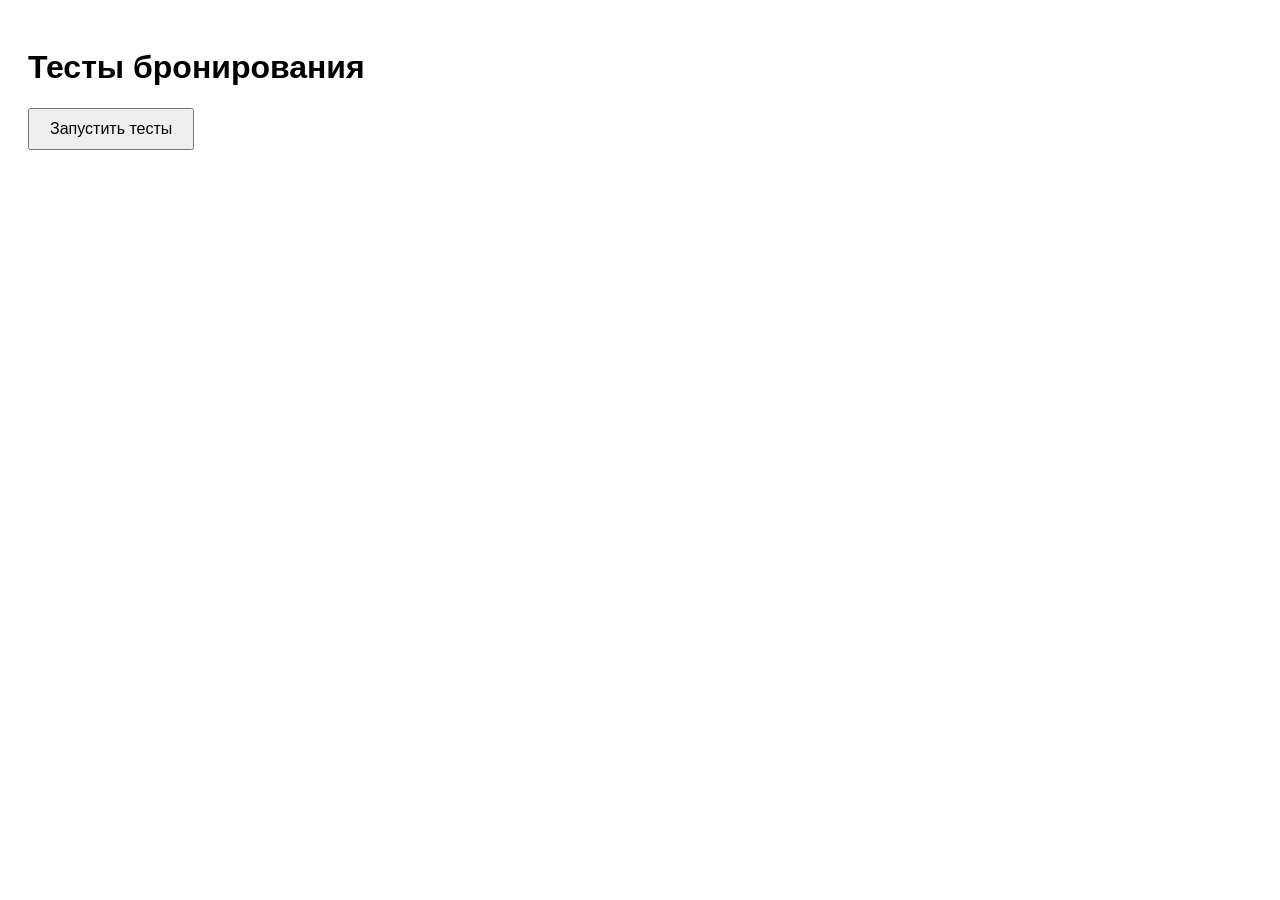
<file: booking-test.html>
<!DOCTYPE html>
<html lang="ru">
<head>
<meta charset="UTF-8">
<title>Тесты бронирования</title>
<style>
  body { font-family: Arial, sans-serif; padding: 20px; }
  .test-result { margin: 5px 0; padding: 5px 10px; border-radius: 4px; }
  .pass { background-color: #d4edda; color: #155724; }
  .fail { background-color: #f8d7da; color: #721c24; }
  button { padding: 10px 20px; font-size: 16px; cursor: pointer; }
</style>
</head>
<body>
<h1>Тесты бронирования</h1>
<button id="runTestsBtn">Запустить тесты</button>
<div id="testResults"></div>

<script>
const resultsDiv = document.getElementById('testResults');

function assert(condition, message) {
  const div = document.createElement('div');
  div.className = 'test-result ' + (condition ? 'pass' : 'fail');
  div.textContent = (condition ? '✅ PASS: ' : '❌ FAIL: ') + message;
  resultsDiv.appendChild(div);
}

// ─────── Тесты бронирования ───────

function testBookingSuccess() {
  const bookings = [];
  const start = new Date(Date.now() + 24*60*60*1000); // завтра
  const end   = new Date(start.getTime() + 2*60*60*1000); // +2 часа
  bookings.push({ room_id: 1, start_time: start.toISOString(), end_time: end.toISOString(), status: 'upcoming', total_price: 4000 });
  assert(bookings.length === 1 && bookings[0].status === 'upcoming', 'TC-03-01: Успешное создание бронирования');
}

function testBookingOverlap() {
  const existing = [{ start_time: '2026-03-24T10:00:00Z', end_time: '2026-03-24T12:00:00Z' }];
  const newBooking = { start_time: '2026-03-24T11:00:00Z', end_time: '2026-03-24T13:00:00Z' };
  const overlap = existing.some(b => !(new Date(newBooking.end_time) <= new Date(b.start_time) || new Date(newBooking.start_time) >= new Date(b.end_time)));
  assert(overlap === true, 'TC-03-02: Бронирование на занятое время');
}

function testBookingUnauthorized() {
  localStorage.removeItem('authToken');
  let messageShown = false;
  const showNotification = (msg) => { if (msg.includes('Необходимо войти')) messageShown = true; };
  if (!localStorage.getItem('authToken')) showNotification('Необходимо войти в систему');
  assert(messageShown === true, 'TC-03-03: Бронирование неавторизованным пользователем');
}

function testUpcomingToActive() {
  const start = new Date(Date.now() - 1*60*1000); // минус 1 мин
  let status = start <= new Date() ? 'active' : 'upcoming';
  assert(status === 'active', 'TC-03-04: Автоматическое изменение статуса upcoming → active');
}

function testActiveToCompleted() {
  const end = new Date(Date.now() - 1*60*1000); // минус 1 мин
  let status = end <= new Date() ? 'completed' : 'active';
  assert(status === 'completed', 'TC-03-05: Автоматическое изменение статуса active → completed');
}

function testCancelBooking() {
  let bookings = [{ id: 1, status: 'upcoming' }];
  bookings[0].status = 'cancelled';
  assert(bookings[0].status === 'cancelled', 'TC-03-06: Отмена бронирования');
}

function testAdjacentBooking() {
  const existing = { start: 10, end: 12 };
  const newBooking = { start: 12, end: 14 };
  const conflict = !(newBooking.end <= existing.start || newBooking.start >= existing.end);
  assert(conflict === false, 'TC-03-07: Бронирование смежного временного слота');
}

function testUTCConversion() {
  // Пользователь UTC+3, выбрал 13:00 локально
  const local = new Date(2026,2,23,13,0,0); // 23 марта 2026 13:00
  const utc = new Date(local.getTime() - 3*60*60*1000);
  assert(utc.getUTCHours() === 10, 'TC-03-08: Корректность UTC при бронировании');
}

// ─────── Запуск всех тестов ───────
function runAllTests() {
  resultsDiv.innerHTML = '';
  testBookingSuccess();
  testBookingOverlap();
  testBookingUnauthorized();
  testUpcomingToActive();
  testActiveToCompleted();
  testCancelBooking();
  testAdjacentBooking();
  testUTCConversion();
}

document.getElementById('runTestsBtn').addEventListener('click', runAllTests);
</script>
</body>
</html>
</file>
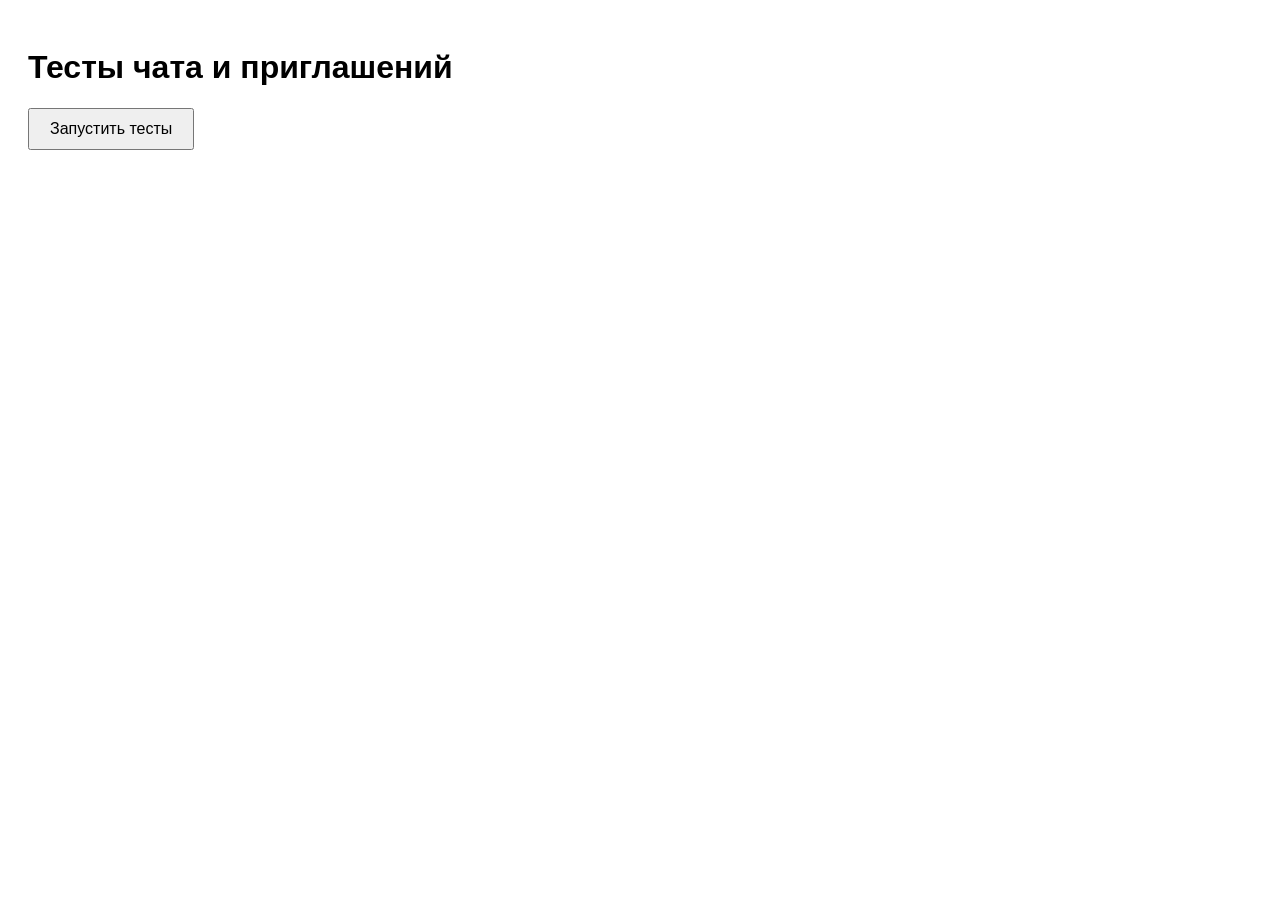
<file: roomtest.html>
<!DOCTYPE html>
<html lang="ru">
<head>
<meta charset="UTF-8">
<title>Тесты чата и приглашений</title>
<style>
  body { font-family: Arial, sans-serif; padding: 20px; }
  .test-result { margin: 5px 0; padding: 5px 10px; border-radius: 4px; }
  .pass { background-color: #d4edda; color: #155724; }
  .fail { background-color: #f8d7da; color: #721c24; }
  button { padding: 10px 20px; font-size: 16px; cursor: pointer; }
</style>
</head>
<body>
<h1>Тесты чата и приглашений</h1>
<button id="runTestsBtn">Запустить тесты</button>
<div id="testResults"></div>

<script>
const resultsDiv = document.getElementById('testResults');

function assert(condition, message) {
  const div = document.createElement('div');
  div.className = 'test-result ' + (condition ? 'pass' : 'fail');
  div.textContent = (condition ? '✅ PASS: ' : '❌ FAIL: ') + message;
  resultsDiv.appendChild(div);
}

// ───────────── Тесты чата ─────────────
function testSendMessage() {
  let sentMessages = [];
  function mockAppend(msg) { sentMessages.push(msg); }
  const message = "Привет";
  mockAppend({ message, is_own: true });
  assert(sentMessages.length === 1 && sentMessages[0].message === "Привет", 'TC-05-01: Отправка сообщения в чат');
}

function testEmptyMessage() {
  let apiCalled = false;
  function mockSend(msg) { if(msg) apiCalled = true; }
  mockSend("");
  assert(apiCalled === false, 'TC-05-02: Отправка пустого сообщения');
}

function testLongMessage() {
  const longMsg = "x".repeat(1001);
  let error = longMsg.length > 1000 ? "Сообщение слишком длинное" : null;
  assert(error === "Сообщение слишком длинное", 'TC-05-03: Сообщение длиной более 1000 символов');
}

function testMaxLengthMessage() {
  const maxMsg = "x".repeat(1000);
  let error = maxMsg.length > 1000 ? "Ошибка" : null;
  assert(error === null, 'TC-05-04: Сообщение длиной ровно 1000 символов');
}

function testEscapeHtml() {
  const htmlMsg = "<script>alert(1)<\/script>";
  const escaped = htmlMsg.replace(/</g, "&lt;").replace(/>/g, "&gt;");
  assert(escaped === "&lt;script&gt;alert(1)&lt;/script&gt;", 'TC-05-06: Экранирование HTML в сообщениях');
}

// ───────────── Тесты приглашений ─────────────
function testInviteButtonVisibility() {
  let isOwner = false;
  let buttonVisible = isOwner ? true : false;
  assert(buttonVisible === false, 'TC-06-02: Кнопка приглашения скрыта для не-создателя');
}

function testAlreadyInvitedUser() {
  let alreadyInvited = true;
  let result = alreadyInvited ? "Пользователь уже приглашён" : "Пригласить";
  assert(result === "Пользователь уже приглашён", 'TC-06-05: Повторное приглашение уже приглашённого');
}

function testFullRoomInvite() {
  let roomFull = true;
  let errorMsg = roomFull ? "Комната заполнена, нельзя пригласить больше участников" : null;
  assert(errorMsg === "Комната заполнена, нельзя пригласить больше участников", 'TC-06-06: Приглашение при заполненной комнате');
}

function testSearchNonexistentUser() {
  let usersFound = [];
  let msg = usersFound.length === 0 ? "Пользователи не найдены" : null;
  assert(msg === "Пользователи не найдены", 'TC-06-08: Поиск несуществующего пользователя');
}

// ───────────── Запуск всех тестов ─────────────
function runAllTests() {
  resultsDiv.innerHTML = '';
  testSendMessage();
  testEmptyMessage();
  testLongMessage();
  testMaxLengthMessage();
  testEscapeHtml();
  testInviteButtonVisibility();
  testAlreadyInvitedUser();
  testFullRoomInvite();
  testSearchNonexistentUser();
}

document.getElementById('runTestsBtn').addEventListener('click', runAllTests);
</script>
</body>
</html>
</file>
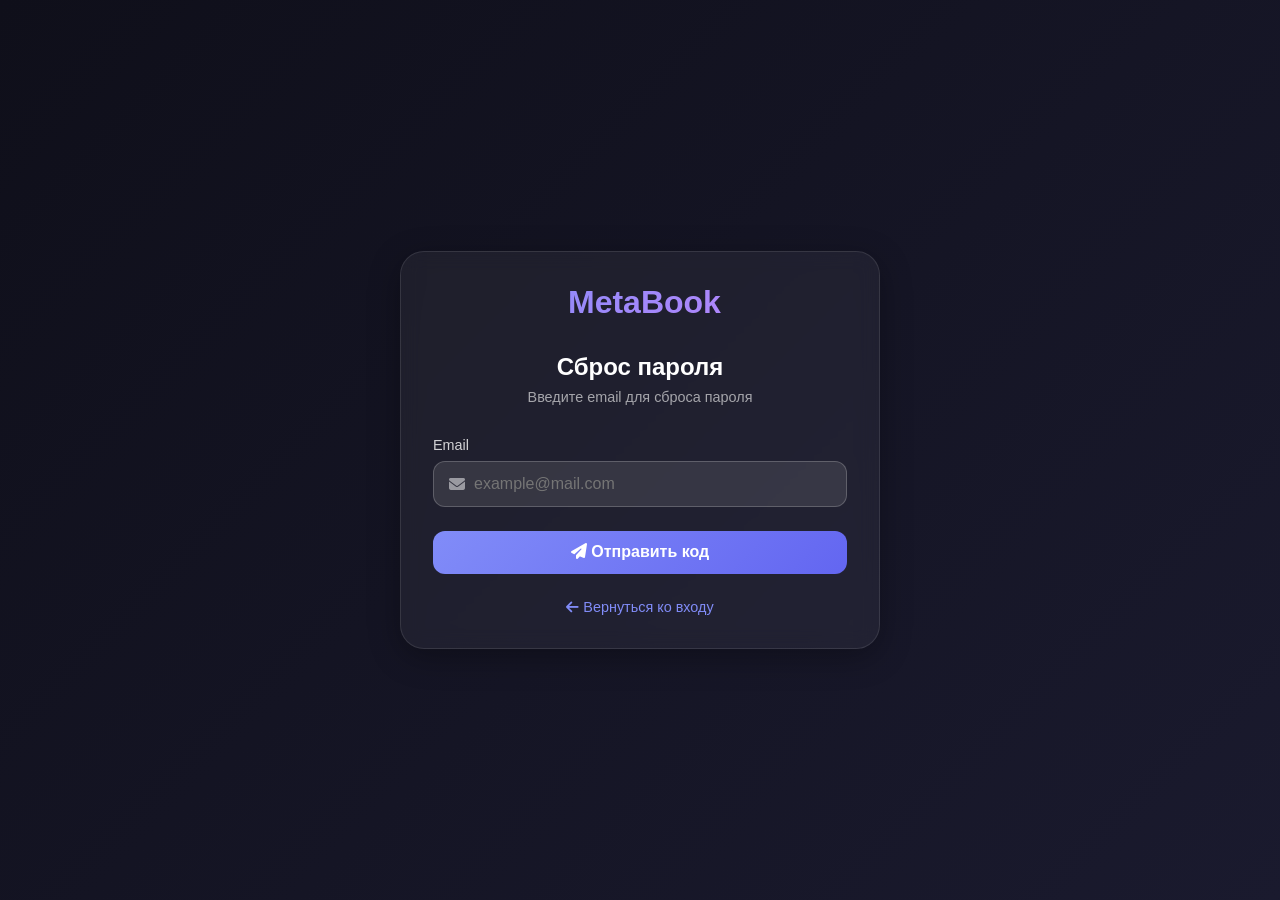
<file: pages/reset-password.html>
<!DOCTYPE html>
<html lang="ru">
<head>
    <meta charset="UTF-8">
    <meta name="viewport" content="width=device-width, initial-scale=1.0">
    <title>Сброс пароля - MetaBook</title>
    <link rel="stylesheet" href="https://cdnjs.cloudflare.com/ajax/libs/font-awesome/6.5.1/css/all.min.css">
    <style>
        * {
            margin: 0;
            padding: 0;
            box-sizing: border-box;
        }
        
        body {
            font-family: 'Segoe UI', Tahoma, Geneva, Verdana, sans-serif;
            background: linear-gradient(135deg, #0f0f1a 0%, #1a1a2e 100%);
            min-height: 100vh;
            display: flex;
            justify-content: center;
            align-items: center;
            padding: 2rem;
        }
        
        .container {
            width: 100%;
            max-width: 480px;
        }
        
        .card {
            background: rgba(255, 255, 255, 0.05);
            backdrop-filter: blur(10px);
            border-radius: 24px;
            padding: 2rem;
            border: 1px solid rgba(255, 255, 255, 0.1);
            box-shadow: 0 8px 32px rgba(0, 0, 0, 0.3);
        }
        
        .logo {
            text-align: center;
            margin-bottom: 2rem;
        }
        
        .logo h1 {
            font-size: 2rem;
            background: linear-gradient(135deg, #818cf8, #c084fc);
            -webkit-background-clip: text;
            background-clip: text;
            color: transparent;
        }
        
        .title {
            text-align: center;
            margin-bottom: 2rem;
        }
        
        .title h2 {
            color: white;
            font-size: 1.5rem;
            margin-bottom: 0.5rem;
        }
        
        .title p {
            color: rgba(255, 255, 255, 0.6);
            font-size: 0.9rem;
        }
        
        .form-group {
            margin-bottom: 1.5rem;
        }
        
        .form-group label {
            display: block;
            color: rgba(255, 255, 255, 0.8);
            margin-bottom: 0.5rem;
            font-size: 0.9rem;
        }
        
        .input-wrapper {
            position: relative;
        }
        
        .input-wrapper i {
            position: absolute;
            left: 1rem;
            top: 50%;
            transform: translateY(-50%);
            color: rgba(255, 255, 255, 0.5);
        }
        
        input {
            width: 100%;
            padding: 0.8rem 1rem 0.8rem 2.5rem;
            background: rgba(255, 255, 255, 0.1);
            border: 1px solid rgba(255, 255, 255, 0.2);
            border-radius: 12px;
            color: white;
            font-size: 1rem;
            transition: all 0.3s;
        }
        
        input:focus {
            outline: none;
            border-color: #818cf8;
            background: rgba(255, 255, 255, 0.15);
        }
        
        input.error {
            border-color: #ef4444;
        }
        
        .error-message {
            color: #ef4444;
            font-size: 0.75rem;
            margin-top: 0.25rem;
            display: none;
        }
        
        .btn {
            width: 100%;
            padding: 0.8rem;
            background: linear-gradient(135deg, #818cf8, #6366f1);
            border: none;
            border-radius: 12px;
            color: white;
            font-size: 1rem;
            font-weight: 600;
            cursor: pointer;
            transition: all 0.3s;
        }
        
        .btn:hover {
            transform: translateY(-2px);
            box-shadow: 0 4px 12px rgba(99, 102, 241, 0.4);
        }
        
        .btn:disabled {
            opacity: 0.7;
            cursor: not-allowed;
            transform: none;
        }
        
        .btn-outline {
            background: transparent;
            border: 1px solid rgba(255, 255, 255, 0.2);
            margin-bottom: 1rem;
        }
        
        .btn-outline:hover {
            background: rgba(255, 255, 255, 0.1);
            box-shadow: none;
        }
        
        .footer-links {
            text-align: center;
            margin-top: 1.5rem;
        }
        
        .footer-links a {
            color: #818cf8;
            text-decoration: none;
            font-size: 0.9rem;
        }
        
        .footer-links a:hover {
            text-decoration: underline;
        }
        
        .timer {
            display: none;
            text-align: center;
            font-size: 0.8rem;
            color: #f59e0b;
            margin-top: 0.5rem;
        }
        
        .step {
            display: none;
        }
        
        .step.active {
            display: block;
        }
        
        .password-strength {
            margin-top: 0.5rem;
        }
        
        .strength-bar {
            height: 4px;
            background: rgba(255, 255, 255, 0.1);
            border-radius: 2px;
            overflow: hidden;
        }
        
        .strength-fill {
            width: 0%;
            height: 100%;
            transition: width 0.3s;
        }
        
        .strength-text {
            font-size: 0.7rem;
            margin-top: 0.25rem;
            color: rgba(255, 255, 255, 0.6);
        }
    </style>
</head>
<body>
    <div class="container">
        <div class="card">
            <div class="logo">
                <h1><i class="fa-solid fa-virtual-reality"></i> MetaBook</h1>
            </div>
            
            <div class="title">
                <h2>Сброс пароля</h2>
                <p id="stepDescription">Введите email для сброса пароля</p>
            </div>
            
            <!-- Шаг 1: Ввод email -->
            <div id="step1" class="step active">
                <div class="form-group">
                    <label>Email</label>
                    <div class="input-wrapper">
                        <i class="fa-solid fa-envelope"></i>
                        <input type="email" id="resetEmail" placeholder="example@mail.com">
                    </div>
                    <div class="error-message" id="emailError"></div>
                </div>
                
                <button class="btn" id="sendCodeBtn" onclick="sendResetCode()">
                    <i class="fa-solid fa-paper-plane"></i> Отправить код
                </button>
                
                <div class="timer" id="timer"></div>
            </div>
            
            <!-- Шаг 2: Ввод кода и нового пароля -->
            <div id="step2" class="step">
                <div class="form-group">
                    <label>Код подтверждения</label>
                    <div class="input-wrapper">
                        <i class="fa-solid fa-key"></i>
                        <input type="text" id="resetCode" placeholder="Введите 6-значный код" maxlength="6">
                    </div>
                    <div class="error-message" id="codeError"></div>
                </div>
                
                <div class="form-group">
                    <label>Новый пароль</label>
                    <div class="input-wrapper">
                        <i class="fa-solid fa-lock"></i>
                        <input type="password" id="newPassword" placeholder="Минимум 6 символов">
                    </div>
                    <div class="error-message" id="passwordError"></div>
                    <div class="password-strength">
                        <div class="strength-bar">
                            <div class="strength-fill" id="strengthFill"></div>
                        </div>
                        <div class="strength-text" id="strengthText">Надёжность пароля</div>
                    </div>
                </div>
                
                <div class="form-group">
                    <label>Подтвердите пароль</label>
                    <div class="input-wrapper">
                        <i class="fa-solid fa-lock"></i>
                        <input type="password" id="confirmPassword" placeholder="Повторите пароль">
                    </div>
                    <div class="error-message" id="confirmError"></div>
                </div>
                
                <button class="btn" id="resetBtn" onclick="resetPassword()">
                    <i class="fa-solid fa-rotate-left"></i> Сбросить пароль
                </button>
            </div>
            
            <div class="footer-links">
                <a href="login.html"><i class="fa-solid fa-arrow-left"></i> Вернуться ко входу</a>
            </div>
        </div>
    </div>
    
    <script>
        const API_BASE_URL = 'https://metabook-production.up.railway.app/api';
        let resetEmail = '';
        let timerInterval = null;
        
        function showError(elementId, message) {
            const errorEl = document.getElementById(elementId);
            if (errorEl) {
                errorEl.textContent = message;
                errorEl.style.display = 'block';
            }
        }
        
        function hideError(elementId) {
            const errorEl = document.getElementById(elementId);
            if (errorEl) {
                errorEl.style.display = 'none';
            }
        }
        
        function showNotification(message, type) {
            const notification = document.createElement('div');
            const colors = {
                success: '#10b981',
                error: '#ef4444',
                info: '#3b82f6'
            };
            
            notification.innerHTML = `
                <i class="fa-solid ${type === 'success' ? 'fa-check-circle' : type === 'error' ? 'fa-exclamation-circle' : 'fa-info-circle'}"></i>
                <span>${message}</span>
            `;
            
            notification.style.cssText = `
                position: fixed;
                top: 20px;
                right: 20px;
                padding: 1rem 1.5rem;
                background: ${colors[type] || colors.info};
                color: white;
                border-radius: 8px;
                z-index: 1000;
                display: flex;
                align-items: center;
                gap: 0.5rem;
                animation: slideIn 0.3s ease;
                cursor: pointer;
            `;
            
            document.body.appendChild(notification);
            
            setTimeout(() => {
                notification.remove();
            }, 4000);
        }
        
        function checkPasswordStrength() {
            const password = document.getElementById('newPassword')?.value || '';
            const strengthFill = document.getElementById('strengthFill');
            const strengthText = document.getElementById('strengthText');
            
            if (!strengthFill || !strengthText) return;
            
            let strength = 0;
            let text = '';
            let color = '';
            
            if (password.length >= 8) strength += 20;
            if (password.match(/[a-z]+/)) strength += 20;
            if (password.match(/[A-Z]+/)) strength += 20;
            if (password.match(/[0-9]+/)) strength += 20;
            if (password.match(/[!@#$%^&*()_+\-=\[\]{};':"\\|,.<>\/?]+/)) strength += 20;
            
            if (strength <= 20) {
                text = 'Очень слабый';
                color = '#ef4444';
            } else if (strength <= 40) {
                text = 'Слабый';
                color = '#f97316';
            } else if (strength <= 60) {
                text = 'Средний';
                color = '#eab308';
            } else if (strength <= 80) {
                text = 'Сильный';
                color = '#84cc16';
            } else {
                text = 'Очень сильный';
                color = '#10b981';
            }
            
            strengthFill.style.width = strength + '%';
            strengthFill.style.backgroundColor = color;
            strengthText.textContent = 'Надёжность пароля: ' + text;
            strengthText.style.color = color;
        }
        
        function validatePasswordMatch() {
            const password = document.getElementById('newPassword')?.value || '';
            const confirm = document.getElementById('confirmPassword')?.value || '';
            const errorEl = document.getElementById('confirmError');
            
            if (!confirm) {
                if (errorEl) errorEl.style.display = 'none';
                return true;
            }
            
            if (password !== confirm) {
                if (errorEl) {
                    errorEl.textContent = 'Пароли не совпадают';
                    errorEl.style.display = 'block';
                }
                return false;
            } else {
                if (errorEl) errorEl.style.display = 'none';
                return true;
            }
        }
        
        document.getElementById('newPassword')?.addEventListener('input', () => {
            checkPasswordStrength();
            validatePasswordMatch();
        });
        
        document.getElementById('confirmPassword')?.addEventListener('input', validatePasswordMatch);
        
        async function sendResetCode() {
            const email = document.getElementById('resetEmail').value.trim();
            
            if (!email) {
                showError('emailError', 'Введите email');
                return;
            }
            
            const emailRegex = /^[^\s@]+@[^\s@]+\.[^\s@]+$/;
            if (!emailRegex.test(email)) {
                showError('emailError', 'Введите корректный email');
                return;
            }
            
            hideError('emailError');
            
            const btn = document.getElementById('sendCodeBtn');
            const originalText = btn.innerHTML;
            
            try {
                btn.disabled = true;
                btn.innerHTML = '<i class="fa-solid fa-spinner fa-spin"></i> Отправка...';
                
                const formData = new URLSearchParams();
                formData.append('email', email);
                
                const response = await fetch(`${API_BASE_URL}/Auth/forgot-password`, {
                    method: 'POST',
                    headers: { 'Content-Type': 'application/x-www-form-urlencoded' },
                    body: formData.toString()
                });
                
                const data = await response.json();
                
                if (data.success) {
                    resetEmail = email;
                    showNotification('Код отправлен на email', 'success');
                    
                    // Переключаем на шаг 2
                    document.getElementById('step1').classList.remove('active');
                    document.getElementById('step2').classList.add('active');
                    document.getElementById('stepDescription').textContent = 'Введите код из письма и новый пароль';
                    
                    // Запускаем таймер
                    startTimer(900);
                } else {
                    showError('emailError', data.message || 'Ошибка отправки кода');
                }
            } catch (error) {
                showError('emailError', 'Ошибка соединения с сервером');
            } finally {
                btn.disabled = false;
                btn.innerHTML = originalText;
            }
        }
        
        function startTimer(seconds) {
            const timerEl = document.getElementById('timer');
            timerEl.style.display = 'block';
            
            let remaining = seconds;
            
            if (timerInterval) clearInterval(timerInterval);
            
            timerInterval = setInterval(() => {
                const minutes = Math.floor(remaining / 60);
                const secs = remaining % 60;
                timerEl.innerHTML = `Код действителен: ${minutes}:${secs.toString().padStart(2, '0')}`;
                
                if (remaining <= 0) {
                    clearInterval(timerInterval);
                    timerEl.innerHTML = '<span style="color:#ef4444;">Код истёк. Запросите новый.</span>';
                }
                remaining--;
            }, 1000);
        }
        
        async function resetPassword() {
            const code = document.getElementById('resetCode').value.trim();
            const newPassword = document.getElementById('newPassword').value;
            const confirmPassword = document.getElementById('confirmPassword').value;
            
            let isValid = true;
            
            if (!code) {
                showError('codeError', 'Введите код подтверждения');
                isValid = false;
            } else if (!/^\d{6}$/.test(code)) {
                showError('codeError', 'Код должен состоять из 6 цифр');
                isValid = false;
            } else {
                hideError('codeError');
            }
            
            if (!newPassword) {
                showError('passwordError', 'Введите новый пароль');
                isValid = false;
            } else if (newPassword.length < 6) {
                showError('passwordError', 'Пароль должен быть не менее 6 символов');
                isValid = false;
            } else {
                hideError('passwordError');
            }
            
            if (newPassword !== confirmPassword) {
                showError('confirmError', 'Пароли не совпадают');
                isValid = false;
            } else {
                hideError('confirmError');
            }
            
            if (!isValid) return;
            
            const btn = document.getElementById('resetBtn');
            const originalText = btn.innerHTML;
            
            try {
                btn.disabled = true;
                btn.innerHTML = '<i class="fa-solid fa-spinner fa-spin"></i> Сброс...';
                
                const formData = new URLSearchParams();
                formData.append('email', resetEmail);
                formData.append('code', code);
                formData.append('newPassword', newPassword);
                
                const response = await fetch(`${API_BASE_URL}/Auth/reset-password`, {
                    method: 'POST',
                    headers: { 'Content-Type': 'application/x-www-form-urlencoded' },
                    body: formData.toString()
                });
                
                const data = await response.json();
                
                if (data.success) {
                    showNotification('Пароль успешно изменён!', 'success');
                    setTimeout(() => {
                        window.location.href = 'login.html';
                    }, 2000);
                } else {
                    showError('codeError', data.message || 'Ошибка сброса пароля');
                }
            } catch (error) {
                showError('codeError', 'Ошибка соединения с сервером');
            } finally {
                btn.disabled = false;
                btn.innerHTML = originalText;
            }
        }
        
        const style = document.createElement('style');
        style.textContent = `
            @keyframes slideIn {
                from { transform: translateX(100%); opacity: 0; }
                to { transform: translateX(0); opacity: 1; }
            }
        `;
        document.head.appendChild(style);
    </script>
</body>
</html>
</file>
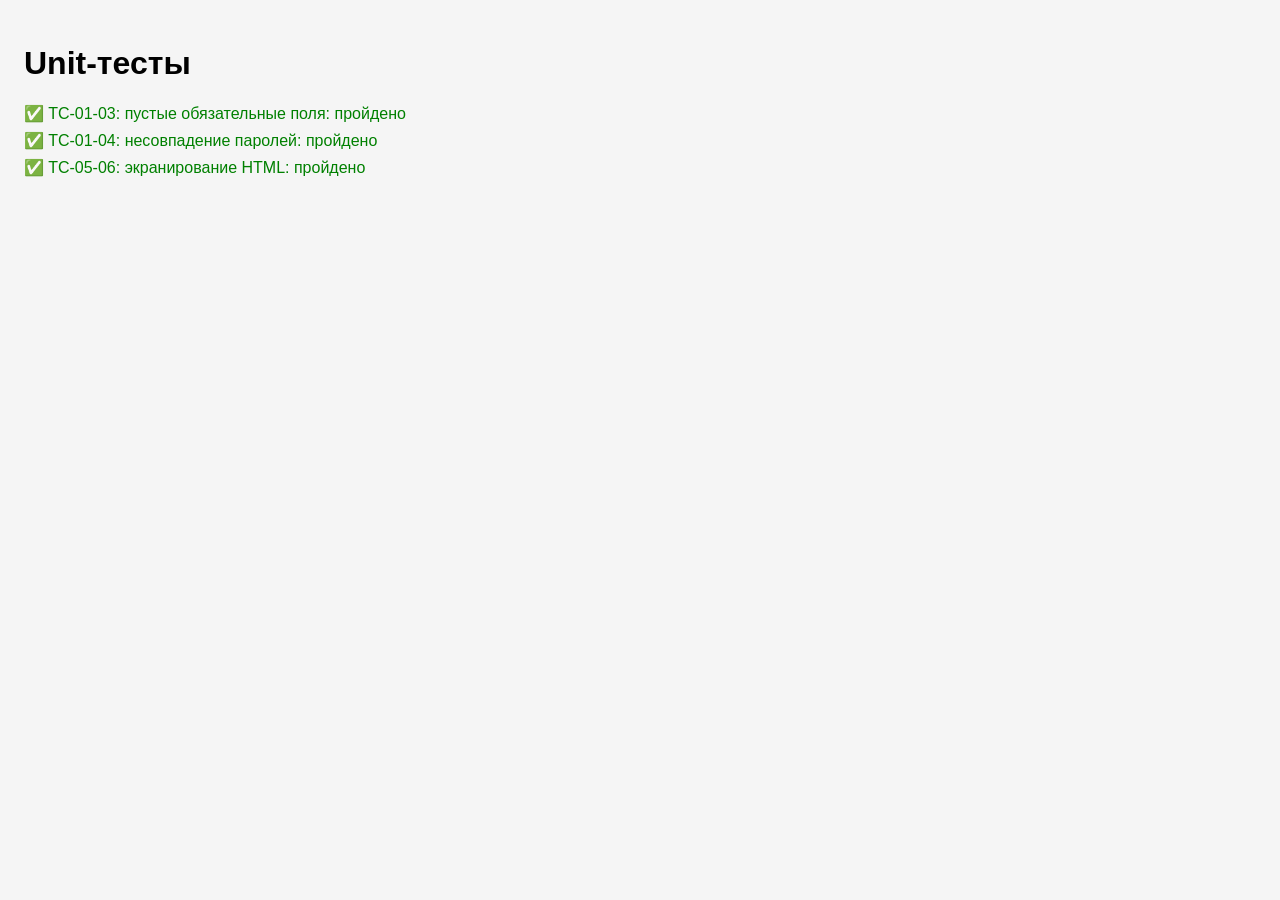
<file: pages/script/tests.html>
<!DOCTYPE html>
<html lang="ru">
<head>
<meta charset="UTF-8">
<title>Unit-тесты</title>
<style>
body { font-family: sans-serif; padding: 1rem; background: #f5f5f5; }
.test-pass { color: green; }
.test-fail { color: red; }
.test-case { margin-bottom: 0.5rem; }
</style>
</head>
<body>
<h1>Unit-тесты</h1>
<div id="testResults"></div>

<script>
// Простая функция для логирования результатов теста
function assertEquals(actual, expected, testName) {
    const container = document.getElementById('testResults');
    const div = document.createElement('div');
    div.className = 'test-case';
    if (actual === expected) {
        div.innerHTML = `✅ <span class="test-pass">${testName}: пройдено</span>`;
    } else {
        div.innerHTML = `❌ <span class="test-fail">${testName}: провалено (ожидалось "${expected}", получено "${actual}")</span>`;
    }
    container.appendChild(div);
}

// ===== Функции для тестов =====
function escapeHtml(text) {
    const div = document.createElement('div');
    div.appendChild(document.createTextNode(text));
    return div.innerHTML;
}

// ===== Тесты =====
function testEmptyFields() {
    const firstName = '';
    const email = '';
    const valid = firstName !== '' && email !== '';
    assertEquals(valid, false, 'TC-01-03: пустые обязательные поля');
}

function testPasswordMismatch() {
    const pass1 = 'Test1234!';
    const pass2 = 'Test5678!';
    const match = pass1 === pass2;
    assertEquals(match, false, 'TC-01-04: несовпадение паролей');
}

function testEscapeHtml() {
    // Экранируем закрывающий тег скрипта \/ чтобы браузер не ломал HTML
    const input = '<script>alert(1)<\/script>';
    const escaped = escapeHtml(input);
    assertEquals(escaped, '&lt;script&gt;alert(1)&lt;/script&gt;', 'TC-05-06: экранирование HTML');
}

// ===== Запуск тестов =====
document.addEventListener('DOMContentLoaded', () => {
    testEmptyFields();
    testPasswordMismatch();
    testEscapeHtml();
});
</script>
</body>
</html>
</file>
